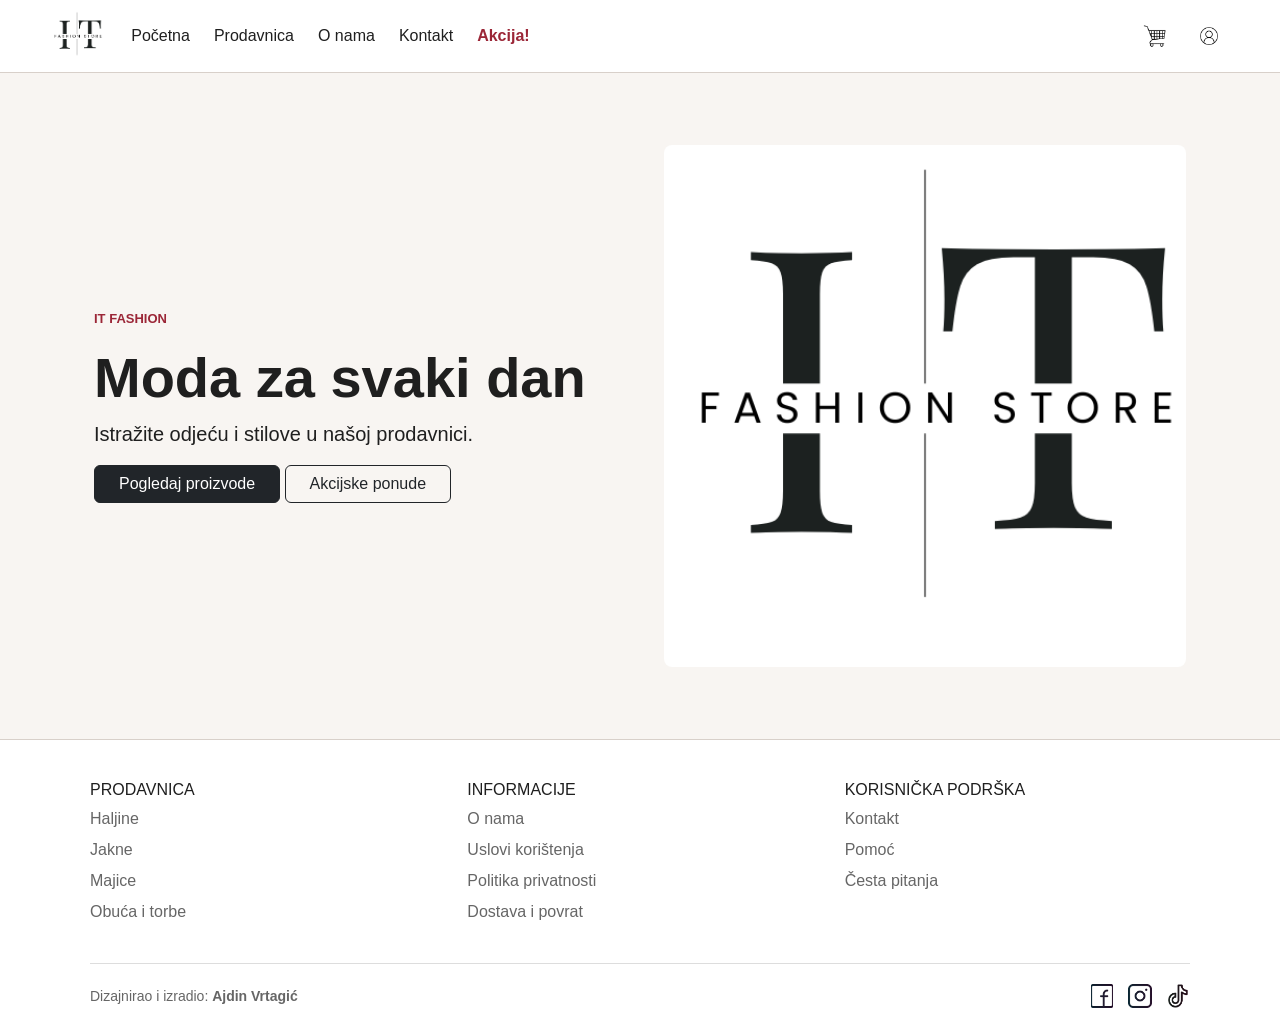
<file: index.html>
<!doctype html>
<html lang="bs">
  <head>
    <meta charset="utf-8" />
    <meta name="viewport" content="width=device-width, initial-scale=1" />
    <title>IT Fashion | Početna</title>
    <link href="https://cdn.jsdelivr.net/npm/bootstrap@5.3.3/dist/css/bootstrap.min.css" rel="stylesheet" />
    <link rel="stylesheet" href="css/style.css" />
  </head>
  <body>
    <header class="site-header">
      <div class="site-nav">
        <a class="brand-link" href="index.html"><img class="brand-logo" src="images/logo.png" alt="IT Fashion" /></a>
        <nav class="nav-links">
          <a href="index.html">Početna</a>
          <a href="products.html">Prodavnica</a>
          <a href="about.html">O nama</a>
          <a href="contact.html">Kontakt</a>
          <a class="sale-link" href="products.html">Akcija!</a>
        </nav>
        <div class="header-icons">
          <a href="checkout.html" onclick="openCart(); return false;"><img src="images/cart_logo.png" alt="Korpa" /></a>
          <a href="login.html"><img src="images/user_logo.png" alt="Prijava" /></a>
        </div>
      </div>
    </header>

    <main class="container-xl py-5">
      <div class="row align-items-center g-5 py-4">
        <div class="col-lg-6">
          <p class="eyebrow">IT Fashion</p>
          <h1 class="display-4 fw-bold">Moda za svaki dan</h1>
          <p class="lead">Istražite odjeću i stilove u našoj prodavnici.</p>
          <a class="btn btn-dark px-4" href="products.html"
            >Pogledaj proizvode</a
          >
          <a class="btn btn-outline-dark px-4" href="products.html"
            >Akcijske ponude</a
          >
        </div>
        <div class="col-lg-6">
          <img
            class="w-100 rounded-3"
            src="images/logo.png"
            alt="IT Fashion logo"
          />
        </div>
      </div>
    </main>
    <footer class="site-footer" id="footer">
      <div class="footer-content">
        <div class="footer-columns">
          <section>
            <h2>Prodavnica</h2>
            <ul><li><a href="products.html">Haljine</a></li><li><a href="products.html">Jakne</a></li><li><a href="products.html">Majice</a></li><li><a href="products.html">Obuća i torbe</a></li></ul>
          </section>
          <section>
            <h2>Informacije</h2>
            <ul><li><a href="about.html">O nama</a></li><li><a href="about.html#uslovi">Uslovi korištenja</a></li><li><a href="about.html#privatnost">Politika privatnosti</a></li><li><a href="about.html#dostava">Dostava i povrat</a></li></ul>
          </section>
          <section>
            <h2>Korisnička podrška</h2>
            <ul><li><a href="contact.html">Kontakt</a></li><li><a href="contact.html#pomoc">Pomoć</a></li><li><a href="contact.html#pitanja">Česta pitanja</a></li></ul>
          </section>
        </div>
        <div class="footer-bottom">
          <span>Dizajnirao i izradio: <strong>Ajdin Vrtagić</strong></span>
          <div class="social-links">
            <a href="https://www.facebook.com"><img src="images/facebook.png" alt="Facebook" /></a>
            <a href="https://www.instagram.com"><img src="images/instagram.png" alt="Instagram" /></a>
            <a href="https://www.tiktok.com"><img src="images/tiktok.png" alt="TikTok" /></a>
          </div>
        </div>
      </div>
    </footer>
    <script src="js/main.js"></script>
  </body>
</html>
</file>
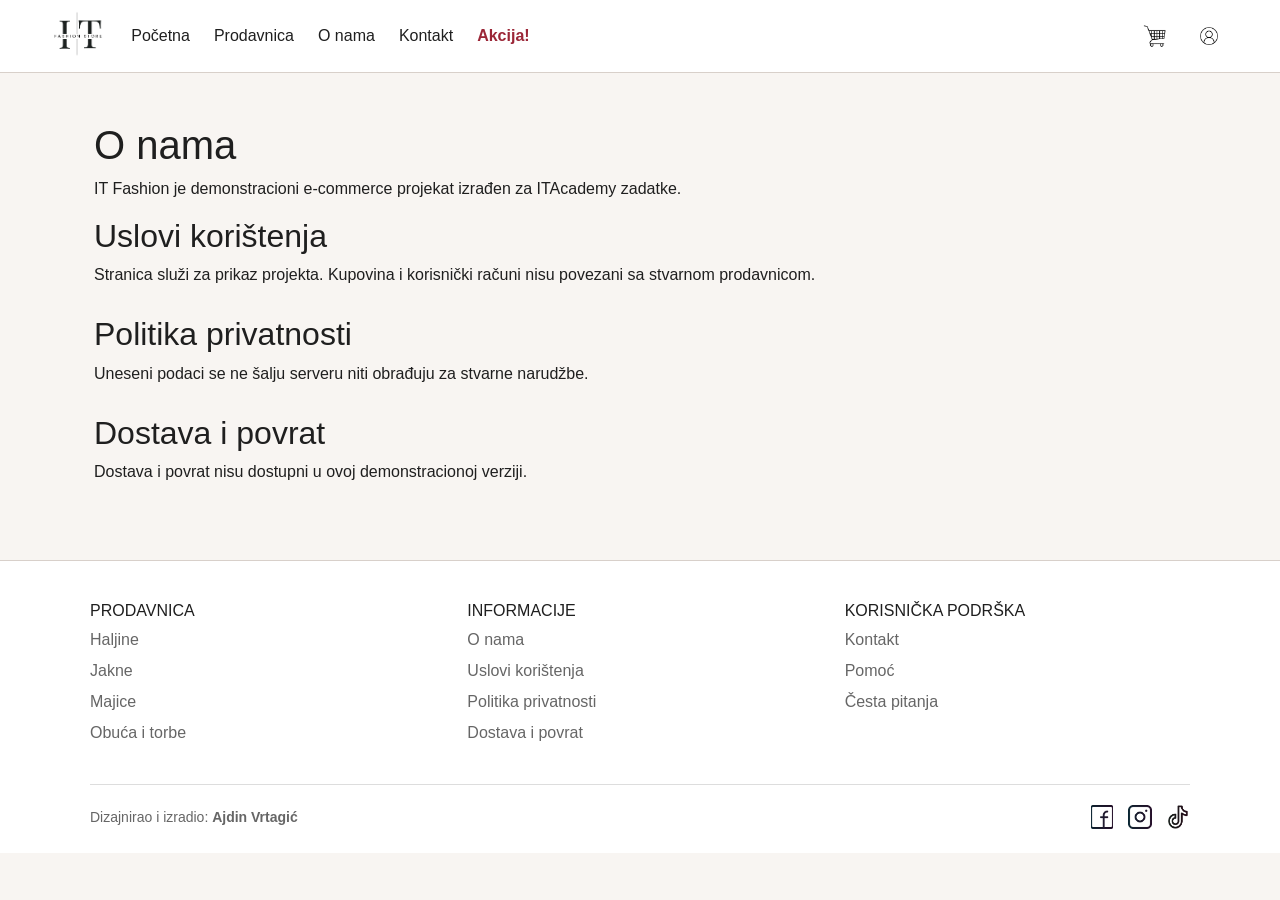
<file: about.html>
<!doctype html>
<html lang="bs">
  <head>
    <meta charset="utf-8" />
    <meta name="viewport" content="width=device-width, initial-scale=1" />
    <title>O nama | IT Fashion</title>
    <link href="https://cdn.jsdelivr.net/npm/bootstrap@5.3.3/dist/css/bootstrap.min.css" rel="stylesheet" />
    <link rel="stylesheet" href="css/style.css" />
  </head>
  <body>
    <header class="site-header">
      <div class="site-nav">
        <a class="brand-link" href="index.html"><img class="brand-logo" src="images/logo.png" alt="IT Fashion" /></a>
        <nav class="nav-links">
          <a href="index.html">Početna</a>
          <a href="products.html">Prodavnica</a>
          <a href="about.html">O nama</a>
          <a href="contact.html">Kontakt</a>
          <a class="sale-link" href="products.html">Akcija!</a>
        </nav>
        <div class="header-icons">
          <a href="checkout.html" onclick="openCart(); return false;"><img src="images/cart_logo.png" alt="Korpa" /></a>
          <a href="login.html"><img src="images/user_logo.png" alt="Prijava" /></a>
        </div>
      </div>
    </header>

    <main class="container-xl py-5">
      <h1>O nama</h1>
      <div class="col-lg-8">
        <p>
          IT Fashion je demonstracioni e-commerce projekat izrađen za ITAcademy
          zadatke.
        </p>
        <section id="uslovi">
          <h2>Uslovi korištenja</h2>
          <p>
            Stranica služi za prikaz projekta. Kupovina i korisnički računi nisu
            povezani sa stvarnom prodavnicom.
          </p>
        </section>
        <section id="privatnost">
          <h2>Politika privatnosti</h2>
          <p>
            Uneseni podaci se ne šalju serveru niti obrađuju za stvarne
            narudžbe.
          </p>
        </section>
        <section id="dostava">
          <h2>Dostava i povrat</h2>
          <p>Dostava i povrat nisu dostupni u ovoj demonstracionoj verziji.</p>
        </section>
      </div>
    </main>
    <footer class="site-footer" id="footer">
      <div class="footer-content">
        <div class="footer-columns">
          <section>
            <h2>Prodavnica</h2>
            <ul><li><a href="products.html">Haljine</a></li><li><a href="products.html">Jakne</a></li><li><a href="products.html">Majice</a></li><li><a href="products.html">Obuća i torbe</a></li></ul>
          </section>
          <section>
            <h2>Informacije</h2>
            <ul><li><a href="about.html">O nama</a></li><li><a href="about.html#uslovi">Uslovi korištenja</a></li><li><a href="about.html#privatnost">Politika privatnosti</a></li><li><a href="about.html#dostava">Dostava i povrat</a></li></ul>
          </section>
          <section>
            <h2>Korisnička podrška</h2>
            <ul><li><a href="contact.html">Kontakt</a></li><li><a href="contact.html#pomoc">Pomoć</a></li><li><a href="contact.html#pitanja">Česta pitanja</a></li></ul>
          </section>
        </div>
        <div class="footer-bottom">
          <span>Dizajnirao i izradio: <strong>Ajdin Vrtagić</strong></span>
          <div class="social-links">
            <a href="https://www.facebook.com"><img src="images/facebook.png" alt="Facebook" /></a>
            <a href="https://www.instagram.com"><img src="images/instagram.png" alt="Instagram" /></a>
            <a href="https://www.tiktok.com"><img src="images/tiktok.png" alt="TikTok" /></a>
          </div>
        </div>
      </div>
    </footer>
    <script src="js/main.js"></script>
  </body>
</html>
</file>
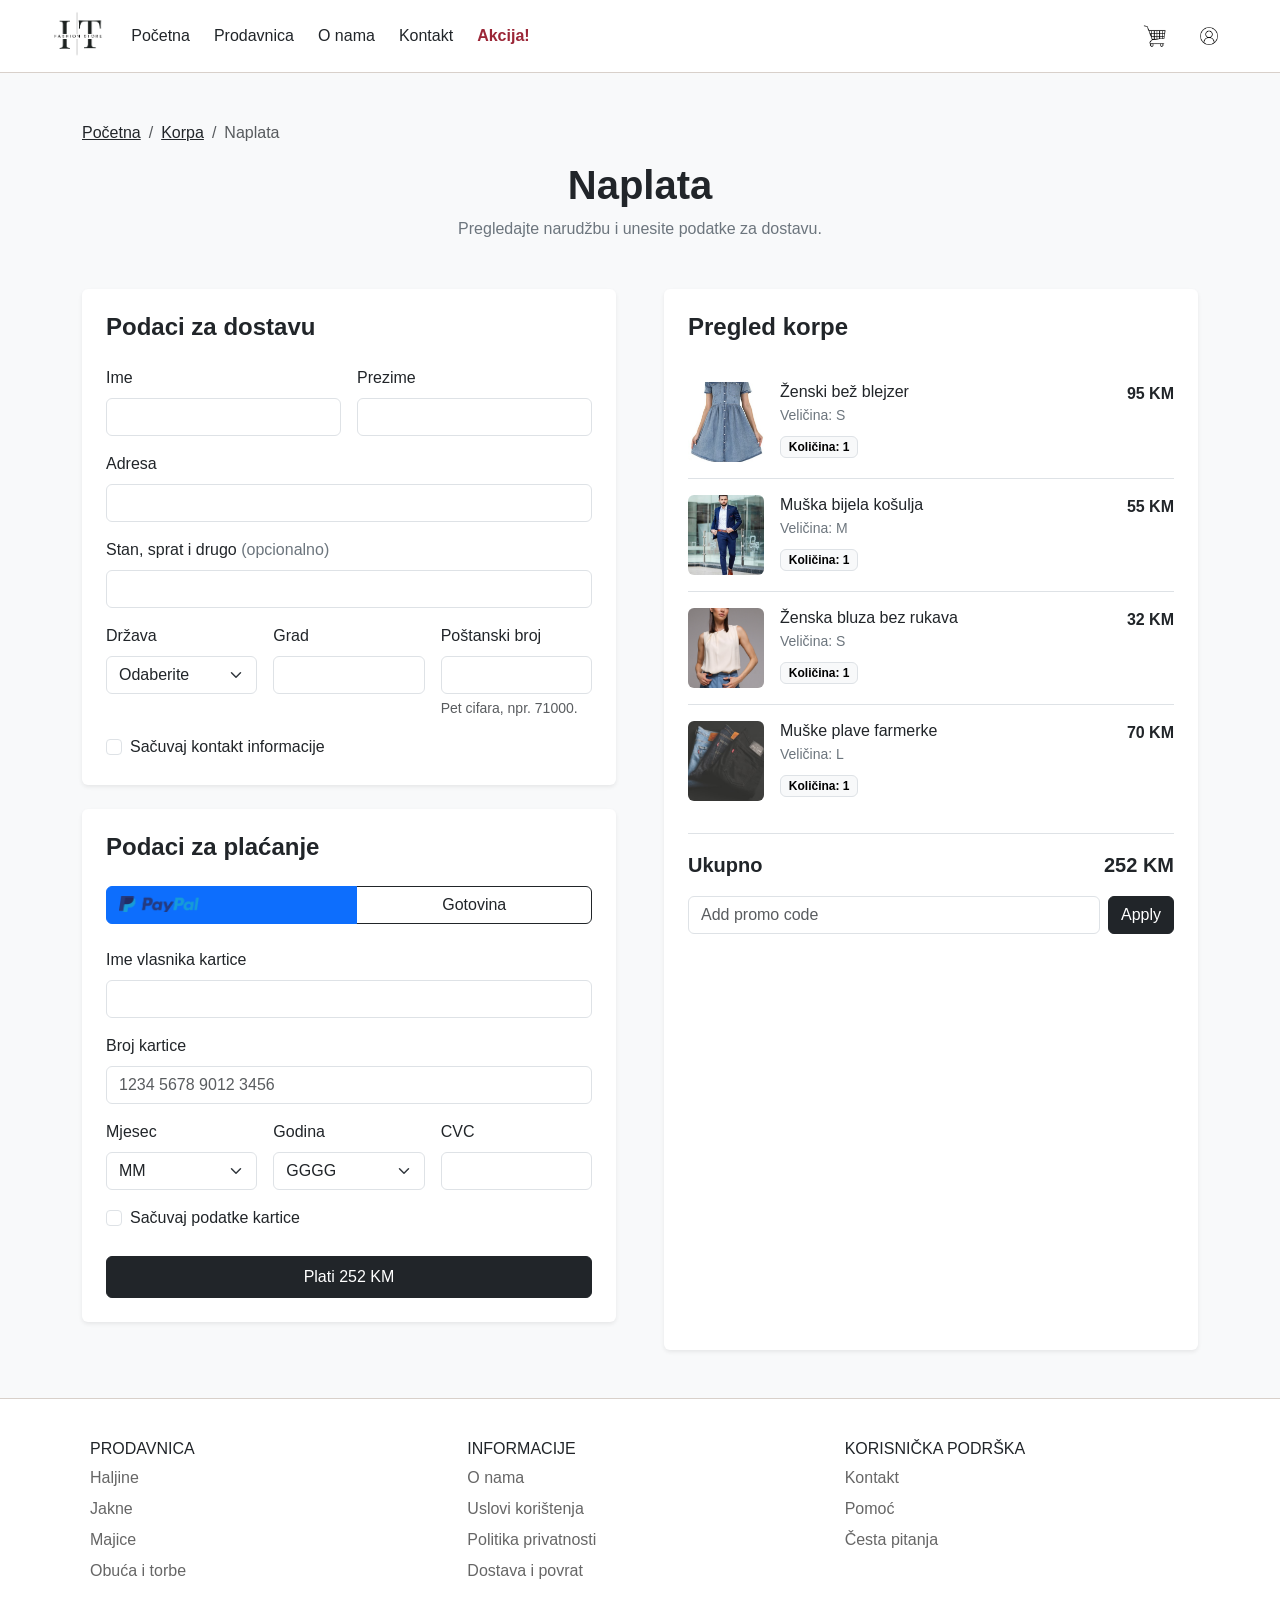
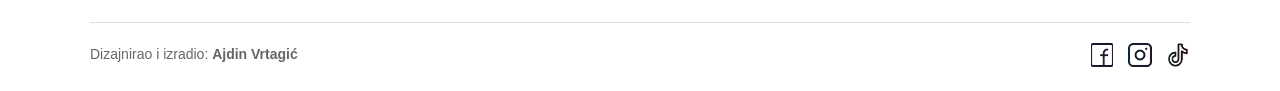
<file: checkout.html>
<!doctype html>
<html lang="bs">
  <head>
    <meta charset="utf-8" />
    <meta name="viewport" content="width=device-width, initial-scale=1" />
    <meta
      name="description"
      content="Sigurna i responzivna stranica za naplatu IT Fashion prodavnice."
    />
    <title>Naplata | IT Fashion</title>
    <link href="https://cdn.jsdelivr.net/npm/bootstrap@5.3.3/dist/css/bootstrap.min.css" rel="stylesheet" />
    <link rel="stylesheet" href="css/style.css" />
  </head>
  <body class="bg-body-tertiary text-dark">
    <header class="site-header">
      <div class="site-nav">
        <a class="brand-link" href="index.html"><img class="brand-logo" src="images/logo.png" alt="IT Fashion" /></a>
        <nav class="nav-links">
          <a href="index.html">Početna</a>
          <a href="products.html">Prodavnica</a>
          <a href="about.html">O nama</a>
          <a href="contact.html">Kontakt</a>
          <a class="sale-link" href="products.html">Akcija!</a>
        </nav>
        <div class="header-icons">
          <a href="checkout.html" onclick="openCart(); return false;"><img src="images/cart_logo.png" alt="Korpa" /></a>
          <a href="login.html"><img src="images/user_logo.png" alt="Prijava" /></a>
        </div>
      </div>
    </header>

    <main class="container py-4 py-lg-5">
      <nav>
        <ol class="breadcrumb small mb-3">
          <li class="breadcrumb-item"><a href="products.html">Početna</a></li>
          <li class="breadcrumb-item"><a href="checkout.html">Korpa</a></li>
          <li class="breadcrumb-item active">Naplata</li>
        </ol>
      </nav>
      <div class="text-center mb-4 mb-lg-5">
        <h1 class="display-6 fw-bold mb-2">Naplata</h1>
        <p class="text-secondary mb-0">
          Pregledajte narudžbu i unesite podatke za dostavu.
        </p>
      </div>

      <div class="row g-4 g-lg-5">
        <aside
          class="col-12 col-lg-6 order-lg-2"
         
        >
          <div class="card shadow-sm border-0 h-100">
            <div class="card-body p-3 p-sm-4">
              <h2 class="h4 fw-bold mb-4" id="summary-title">Pregled korpe</h2>
              <ul class="list-group list-group-flush mb-3">
                <li class="list-group-item px-0 py-3">
                  <div class="d-flex gap-3">
                    <img class="product-image rounded" src="images/photo-1591369822096-ffd140ec948f.jpg" alt="Ženski bež blejzer" />
                    <div class="flex-grow-1"><h3 class="h6 mb-1">Ženski bež blejzer</h3><p class="small text-secondary mb-2">Veličina: S</p><span class="badge text-bg-light border">Količina: 1</span></div>
                    <strong class="text-nowrap">95 KM</strong>
                  </div>
                </li>
                <li class="list-group-item px-0 py-3">
                  <div class="d-flex gap-3">
                    <img class="product-image rounded" src="images/photo-1617137968427-85924c800a22.jpg" alt="Muška bijela košulja" />
                    <div class="flex-grow-1"><h3 class="h6 mb-1">Muška bijela košulja</h3><p class="small text-secondary mb-2">Veličina: M</p><span class="badge text-bg-light border">Količina: 1</span></div>
                    <strong class="text-nowrap">55 KM</strong>
                  </div>
                </li>
                <li class="list-group-item px-0 py-3">
                  <div class="d-flex gap-3">
                    <img class="product-image rounded" src="images/product-blouse.jpg" alt="Ženska bluza bez rukava" />
                    <div class="flex-grow-1"><h3 class="h6 mb-1">Ženska bluza bez rukava</h3><p class="small text-secondary mb-2">Veličina: S</p><span class="badge text-bg-light border">Količina: 1</span></div>
                    <strong class="text-nowrap">32 KM</strong>
                  </div>
                </li>
                <li class="list-group-item px-0 py-3">
                  <div class="d-flex gap-3">
                    <img class="product-image rounded" src="images/photo-1542272604-787c3835535d.jpg" alt="Muške plave farmerke" />
                    <div class="flex-grow-1"><h3 class="h6 mb-1">Muške plave farmerke</h3><p class="small text-secondary mb-2">Veličina: L</p><span class="badge text-bg-light border">Količina: 1</span></div>
                    <strong class="text-nowrap">70 KM</strong>
                  </div>
                </li>
              </ul>
              <div
                class="d-flex justify-content-between border-top pt-3 fs-5 fw-bold"
              >
                <span>Ukupno</span><span>252 KM</span>
              </div>
              <form class="d-flex gap-2 mt-3" onsubmit="return false;">
                <input
                  class="form-control"
                  id="promo-input"
                  type="text"
                  placeholder="Add promo code"
                />
                <button
                  class="btn btn-dark"
                  type="button"
                  onclick="validateAndNotify()"
                >
                  Apply
                </button>
              </form>
            </div>
          </div>
        </aside>

        <section
          class="col-12 col-lg-6 order-lg-1"
         
        >
          <form class="" id="checkout-form">
            <div class="card shadow-sm border-0 mb-4">
              <div class="card-body p-3 p-sm-4">
                <h2 class="h4 fw-bold mb-4" id="shipping-title">
                  Podaci za dostavu
                </h2>
                <div class="row g-3">
                  <div class="col-12 col-sm-6">
                    <label class="form-label" for="first-name">Ime</label
                    ><input
                      class="form-control"
                      id="first-name"
                      name="first-name"
                      type="text"
                      autocomplete="given-name"
                      required
                    />
                    <div class="invalid-feedback">Unesite ime.</div>
                  </div>
                  <div class="col-12 col-sm-6">
                    <label class="form-label" for="last-name">Prezime</label
                    ><input
                      class="form-control"
                      id="last-name"
                      name="last-name"
                      type="text"
                      autocomplete="family-name"
                      required
                    />
                    <div class="invalid-feedback">Unesite prezime.</div>
                  </div>
                  <div class="col-12">
                    <label class="form-label" for="address">Adresa</label
                    ><input
                      class="form-control"
                      id="address"
                      name="address"
                      type="text"
                      autocomplete="street-address"
                      required
                    />
                    <div class="invalid-feedback">Unesite adresu.</div>
                  </div>
                  <div class="col-12">
                    <label class="form-label" for="apartment"
                      >Stan, sprat i drugo
                      <span class="text-secondary">(opcionalno)</span></label
                    ><input
                      class="form-control"
                      id="apartment"
                      name="apartment"
                      type="text"
                      autocomplete="address-line2"
                    />
                  </div>
                  <div class="col-12 col-sm-4">
                    <label class="form-label" for="country">Država</label
                    ><select
                      class="form-select"
                      id="country"
                      name="country"
                      autocomplete="country-name"
                      required
                    >
                      <option value="">Odaberite</option>
                      <option>Bosna i Hercegovina</option>
                      <option>Hrvatska</option>
                      <option>Srbija</option>
                    </select>
                    <div class="invalid-feedback">Odaberite državu.</div>
                  </div>
                  <div class="col-12 col-sm-4">
                    <label class="form-label" for="city">Grad</label
                    ><input
                      class="form-control"
                      id="city"
                      name="city"
                      type="text"
                      autocomplete="address-level2"
                      required
                    />
                    <div class="invalid-feedback">Unesite grad.</div>
                  </div>
                  <div class="col-12 col-sm-4">
                    <label class="form-label" for="zip-code"
                      >Poštanski broj</label
                    ><input
                      class="form-control"
                      id="zip-code"
                      name="zip-code"
                      type="text"
                      inputmode="numeric"
                      autocomplete="postal-code"
                      pattern="[0-9]{5}"
                      required
                     
                    />
                    <div id="zip-help" class="form-text">
                      Pet cifara, npr. 71000.
                    </div>
                    <div class="invalid-feedback">
                      Unesite poštanski broj od pet cifara.
                    </div>
                  </div>
                  <div class="col-12">
                    <div class="form-check">
                      <input
                        class="form-check-input"
                        id="save-contact"
                        name="save-contact"
                        type="checkbox"
                      /><label class="form-check-label" for="save-contact"
                        >Sačuvaj kontakt informacije</label
                      >
                    </div>
                  </div>
                </div>
              </div>
            </div>
            <div class="card shadow-sm border-0">
              <div class="card-body p-3 p-sm-4">
                <h2 class="h4 fw-bold mb-4">Podaci za plaćanje</h2>
                <fieldset class="mb-4">
                  <legend class="visually-hidden">
                    Odaberite način plaćanja
                  </legend>
                  <div
                    class="btn-group w-100"
                   
                   
                  >
                    <input
                      class="btn-check"
                      type="radio"
                      name="payment-method"
                      id="paypal"
                      checked
                    /><label class="btn btn-outline-primary" for="paypal"
                      ><img
                        class="paypal-logo"
                        src="images/paypal.png"
                        alt="PayPal" /></label
                    ><input
                      class="btn-check"
                      type="radio"
                      name="payment-method"
                      id="cash"
                    /><label class="btn btn-outline-dark" for="cash"
                      >Gotovina</label
                    >
                  </div>
                </fieldset>
                <div class="row g-3">
                  <div class="col-12">
                    <label class="form-label" for="card-holder"
                      >Ime vlasnika kartice</label
                    ><input
                      class="form-control"
                      id="card-holder"
                      name="card-holder"
                      type="text"
                      autocomplete="cc-name"
                      required
                    />
                    <div class="invalid-feedback">
                      Unesite ime vlasnika kartice.
                    </div>
                  </div>
                  <div class="col-12">
                    <label class="form-label" for="card-number"
                      >Broj kartice</label
                    ><input
                      class="form-control"
                      id="card-number"
                      name="card-number"
                      type="text"
                      inputmode="numeric"
                      autocomplete="cc-number"
                      pattern="[0-9 ]{15,19}"
                      placeholder="1234 5678 9012 3456"
                      required
                    />
                    <div class="invalid-feedback">
                      Unesite važeći broj kartice.
                    </div>
                  </div>
                  <div class="col-12 col-sm-4">
                    <label class="form-label" for="expiry-month">Mjesec</label
                    ><select
                      class="form-select"
                      id="expiry-month"
                      name="expiry-month"
                      autocomplete="cc-exp-month"
                      required
                    >
                      <option value="">MM</option>
                      <option value="01">01</option>
                      <option value="02">02</option>
                      <option value="03">03</option>
                      <option value="04">04</option>
                      <option value="05">05</option>
                      <option value="06">06</option>
                      <option value="07">07</option>
                      <option value="08">08</option>
                      <option value="09">09</option>
                      <option value="10">10</option>
                      <option value="11">11</option>
                      <option value="12">12</option>
                    </select>
                    <div class="invalid-feedback">Odaberite mjesec.</div>
                  </div>
                  <div class="col-12 col-sm-4">
                    <label class="form-label" for="expiry-year">Godina</label
                    ><select
                      class="form-select"
                      id="expiry-year"
                      name="expiry-year"
                      autocomplete="cc-exp-year"
                      required
                    >
                      <option value="">GGGG</option>
                      <option>2026</option>
                      <option>2027</option>
                      <option>2028</option>
                      <option>2029</option>
                      <option>2030</option>
                    </select>
                    <div class="invalid-feedback">Odaberite godinu.</div>
                  </div>
                  <div class="col-12 col-sm-4">
                    <label class="form-label" for="cvc">CVC</label
                    ><input
                      class="form-control"
                      id="cvc"
                      name="cvc"
                      type="text"
                      inputmode="numeric"
                      autocomplete="cc-csc"
                      pattern="[0-9]{3,4}"
                      maxlength="4"
                      required
                    />
                    <div class="invalid-feedback">Unesite CVC kod.</div>
                  </div>
                  <div class="col-12">
                    <div class="form-check">
                      <input
                        class="form-check-input"
                        id="save-card"
                        name="save-card"
                        type="checkbox"
                      /><label class="form-check-label" for="save-card"
                        >Sačuvaj podatke kartice</label
                      >
                    </div>
                  </div>
                </div>
                <div
                  id="form-status"
                  class="visually-hidden"
                 
                 
                ></div>
                <button class="btn btn-dark w-100 mt-4 py-2" type="submit">
                  Plati 252 KM
                </button>
              </div>
            </div>
          </form>
        </section>
      </div>
    </main>

    <footer class="site-footer" id="footer">
      <div class="footer-content">
        <div class="footer-columns">
          <section>
            <h2>Prodavnica</h2>
            <ul><li><a href="products.html">Haljine</a></li><li><a href="products.html">Jakne</a></li><li><a href="products.html">Majice</a></li><li><a href="products.html">Obuća i torbe</a></li></ul>
          </section>
          <section>
            <h2>Informacije</h2>
            <ul><li><a href="about.html">O nama</a></li><li><a href="about.html#uslovi">Uslovi korištenja</a></li><li><a href="about.html#privatnost">Politika privatnosti</a></li><li><a href="about.html#dostava">Dostava i povrat</a></li></ul>
          </section>
          <section>
            <h2>Korisnička podrška</h2>
            <ul><li><a href="contact.html">Kontakt</a></li><li><a href="contact.html#pomoc">Pomoć</a></li><li><a href="contact.html#pitanja">Česta pitanja</a></li></ul>
          </section>
        </div>
        <div class="footer-bottom">
          <span>Dizajnirao i izradio: <strong>Ajdin Vrtagić</strong></span>
          <div class="social-links">
            <a href="https://www.facebook.com"><img src="images/facebook.png" alt="Facebook" /></a>
            <a href="https://www.instagram.com"><img src="images/instagram.png" alt="Instagram" /></a>
            <a href="https://www.tiktok.com"><img src="images/tiktok.png" alt="TikTok" /></a>
          </div>
        </div>
      </div>
    </footer>
    <script src="js/main.js"></script>
  </body>
</html>
</file>
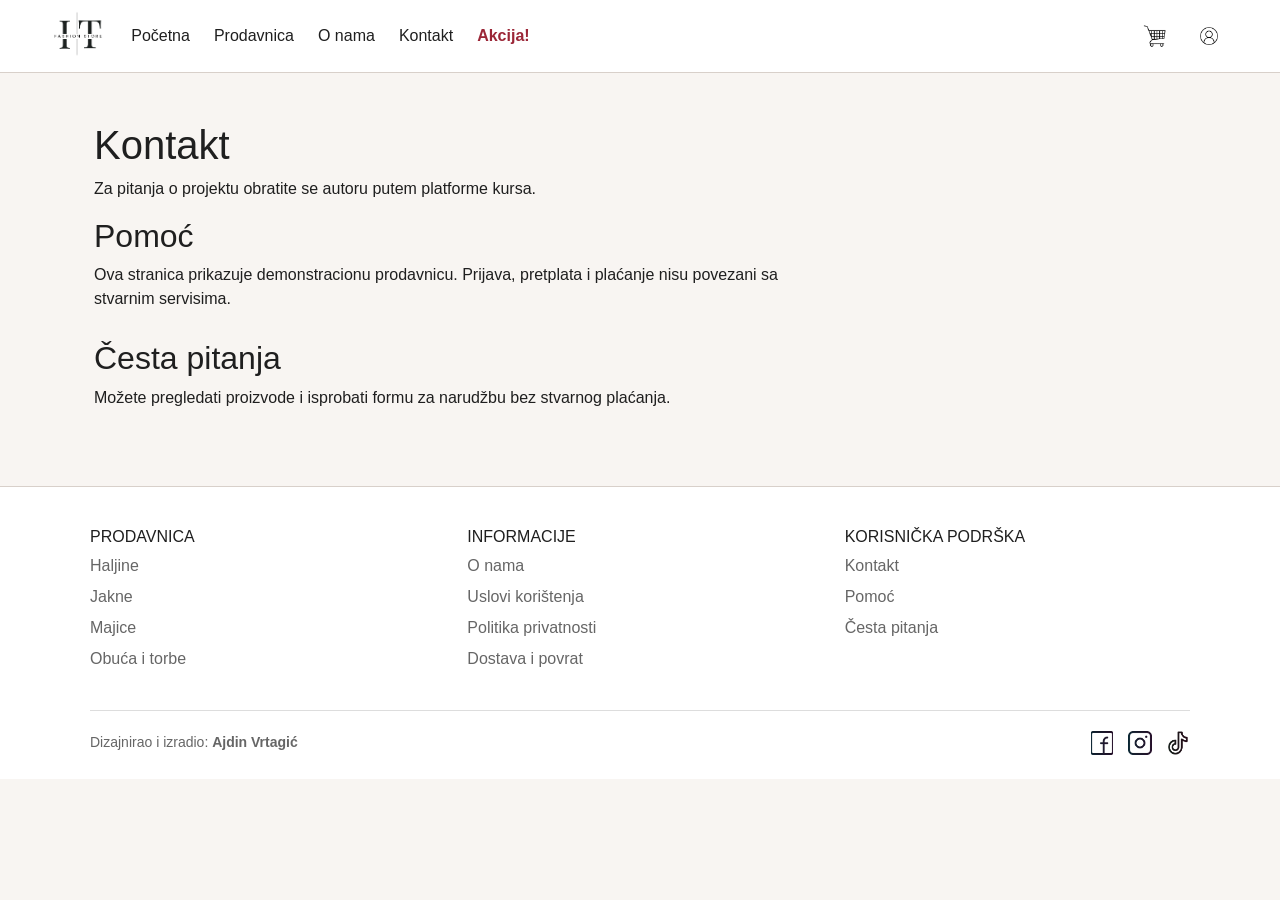
<file: contact.html>
<!doctype html>
<html lang="bs">
  <head>
    <meta charset="utf-8" />
    <meta name="viewport" content="width=device-width, initial-scale=1" />
    <title>Kontakt | IT Fashion</title>
    <link href="https://cdn.jsdelivr.net/npm/bootstrap@5.3.3/dist/css/bootstrap.min.css" rel="stylesheet" />
    <link rel="stylesheet" href="css/style.css" />
  </head>
  <body>
    <header class="site-header">
      <div class="site-nav">
        <a class="brand-link" href="index.html"><img class="brand-logo" src="images/logo.png" alt="IT Fashion" /></a>
        <nav class="nav-links">
          <a href="index.html">Početna</a>
          <a href="products.html">Prodavnica</a>
          <a href="about.html">O nama</a>
          <a href="contact.html">Kontakt</a>
          <a class="sale-link" href="products.html">Akcija!</a>
        </nav>
        <div class="header-icons">
          <a href="checkout.html" onclick="openCart(); return false;"><img src="images/cart_logo.png" alt="Korpa" /></a>
          <a href="login.html"><img src="images/user_logo.png" alt="Prijava" /></a>
        </div>
      </div>
    </header>

    <main class="container-xl py-5">
      <h1>Kontakt</h1>
      <div class="col-lg-8">
        <p>Za pitanja o projektu obratite se autoru putem platforme kursa.</p>
        <section id="pomoc">
          <h2>Pomoć</h2>
          <p>
            Ova stranica prikazuje demonstracionu prodavnicu. Prijava, pretplata
            i plaćanje nisu povezani sa stvarnim servisima.
          </p>
        </section>
        <section id="pitanja">
          <h2>Česta pitanja</h2>
          <p>
            Možete pregledati proizvode i isprobati formu za narudžbu bez
            stvarnog plaćanja.
          </p>
        </section>
      </div>
    </main>
    <footer class="site-footer" id="footer">
      <div class="footer-content">
        <div class="footer-columns">
          <section>
            <h2>Prodavnica</h2>
            <ul><li><a href="products.html">Haljine</a></li><li><a href="products.html">Jakne</a></li><li><a href="products.html">Majice</a></li><li><a href="products.html">Obuća i torbe</a></li></ul>
          </section>
          <section>
            <h2>Informacije</h2>
            <ul><li><a href="about.html">O nama</a></li><li><a href="about.html#uslovi">Uslovi korištenja</a></li><li><a href="about.html#privatnost">Politika privatnosti</a></li><li><a href="about.html#dostava">Dostava i povrat</a></li></ul>
          </section>
          <section>
            <h2>Korisnička podrška</h2>
            <ul><li><a href="contact.html">Kontakt</a></li><li><a href="contact.html#pomoc">Pomoć</a></li><li><a href="contact.html#pitanja">Česta pitanja</a></li></ul>
          </section>
        </div>
        <div class="footer-bottom">
          <span>Dizajnirao i izradio: <strong>Ajdin Vrtagić</strong></span>
          <div class="social-links">
            <a href="https://www.facebook.com"><img src="images/facebook.png" alt="Facebook" /></a>
            <a href="https://www.instagram.com"><img src="images/instagram.png" alt="Instagram" /></a>
            <a href="https://www.tiktok.com"><img src="images/tiktok.png" alt="TikTok" /></a>
          </div>
        </div>
      </div>
    </footer>
    <script src="js/main.js"></script>
  </body>
</html>
</file>
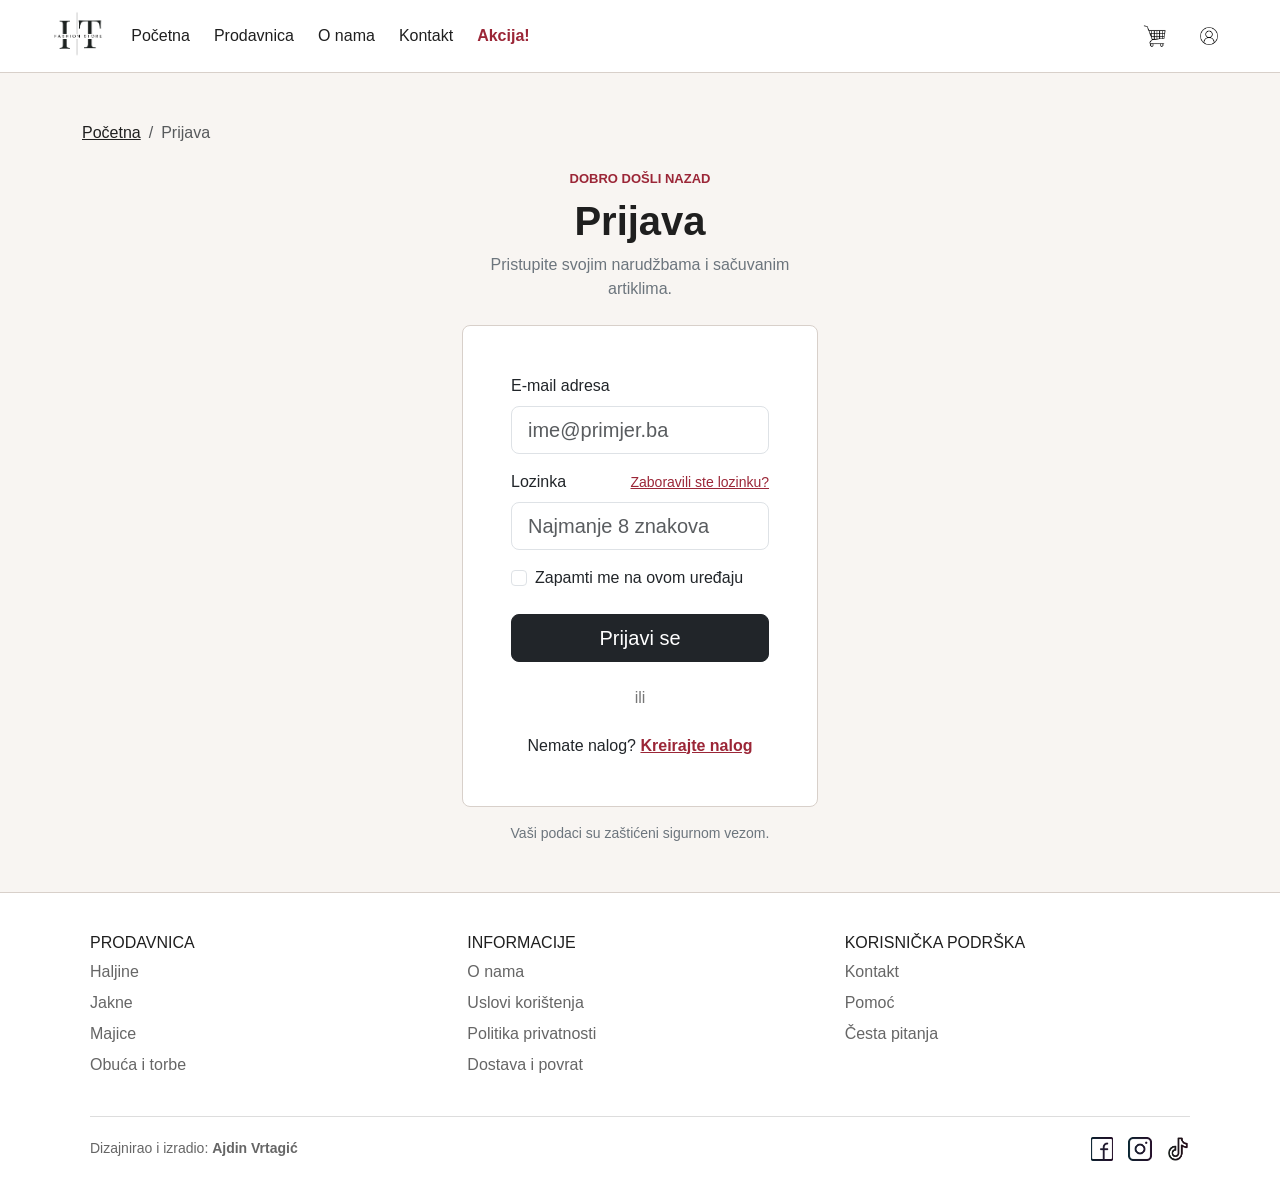
<file: login.html>
<!doctype html>
<html lang="bs">
  <head>
    <meta charset="utf-8" />
    <meta name="viewport" content="width=device-width, initial-scale=1" />
    <meta
      name="description"
      content="Prijava u korisnički račun IT Fashion prodavnice."
    />
    <meta name="theme-color" content="#f7f3ef" />
    <title>Prijava | IT Fashion</title>
    <link href="https://cdn.jsdelivr.net/npm/bootstrap@5.3.3/dist/css/bootstrap.min.css" rel="stylesheet" />
    <link rel="stylesheet" href="css/style.css" />
  </head>
  <body>

    <header class="site-header">
      <div class="site-nav">
        <a class="brand-link" href="index.html"><img class="brand-logo" src="images/logo.png" alt="IT Fashion" /></a>
        <nav class="nav-links">
          <a href="index.html">Početna</a>
          <a href="products.html">Prodavnica</a>
          <a href="about.html">O nama</a>
          <a href="contact.html">Kontakt</a>
          <a class="sale-link" href="products.html">Akcija!</a>
        </nav>
        <div class="header-icons">
          <a href="checkout.html" onclick="openCart(); return false;"><img src="images/cart_logo.png" alt="Korpa" /></a>
          <a href="login.html"><img src="images/user_logo.png" alt="Prijava" /></a>
        </div>
      </div>
    </header>

    <main class="login-main">
      <div class="container-xl py-4 py-md-5">
        <nav>
          <ol class="breadcrumb small mb-4">
            <li class="breadcrumb-item"><a href="products.html">Početna</a></li>
            <li class="breadcrumb-item active">Prijava</li>
          </ol>
        </nav>

        <div class="row justify-content-center">
          <div class="col-12 col-md-6 col-lg-4">
            <header class="text-center mb-4">
              <p class="eyebrow mb-2">Dobro došli nazad</p>
              <h1 class="display-6 fw-semibold mb-2">Prijava</h1>
              <p class="text-secondary mb-0">
                Pristupite svojim narudžbama i sačuvanim artiklima.
              </p>
            </header>

            <form
              class="card login-card"
              id="login-form"
              onsubmit="event.preventDefault(); console.log(login());"
            >
              <div class="card-body p-4 p-sm-5">
                <div class="mb-3">
                  <label class="form-label" for="email">E-mail adresa</label>
                  <input
                    class="form-control form-control-lg"
                    id="email"
                    name="email"
                      type="text"
                    inputmode="email"
                    autocomplete="email"
                    placeholder="ime@primjer.ba"
                    required
                   
                  />
                  <div class="invalid-feedback" id="email-feedback">
                    Unesite ispravnu e-mail adresu.
                  </div>
                </div>

                <div class="mb-3">
                  <div
                    class="d-flex justify-content-between align-items-baseline gap-3"
                  >
                    <label class="form-label" for="password">Lozinka</label>
                    <a class="text-link small" href="contact.html#pomoc"
                      >Zaboravili ste lozinku?</a
                    >
                  </div>
                  <div class="input-group has-validation">
                    <input
                      class="form-control form-control-lg"
                      id="password"
                      name="password"
                      type="password"
                      autocomplete="current-password"
                      placeholder="Najmanje 8 znakova"
                      required
                     
                    />
                    <div class="invalid-feedback" id="password-feedback">
                      Lozinka mora imati najmanje 8 znakova.
                    </div>
                  </div>
                </div>

                <div class="form-check mb-4">
                  <input
                    class="form-check-input"
                    id="remember"
                    name="remember"
                    type="checkbox"
                  />
                  <label class="form-check-label" for="remember"
                    >Zapamti me na ovom uređaju</label
                  >
                </div>
                <button class="btn btn-dark btn-lg w-100" type="submit">
                  Prijavi se
                </button>

                <div class="divider my-4">
                  <span>ili</span>
                </div>
                <p class="text-center mb-0">
                  Nemate nalog?
                  <a class="text-link fw-semibold" href="contact.html#pomoc"
                    >Kreirajte nalog</a
                  >
                </p>
              </div>
            </form>

            <p class="secure-note text-center small text-secondary mt-3 mb-0">
              
              Vaši podaci su zaštićeni sigurnom vezom.
            </p>
          </div>
        </div>
      </div>
    </main>

    <footer class="site-footer" id="footer">
      <div class="footer-content">
        <div class="footer-columns">
          <section>
            <h2>Prodavnica</h2>
            <ul><li><a href="products.html">Haljine</a></li><li><a href="products.html">Jakne</a></li><li><a href="products.html">Majice</a></li><li><a href="products.html">Obuća i torbe</a></li></ul>
          </section>
          <section>
            <h2>Informacije</h2>
            <ul><li><a href="about.html">O nama</a></li><li><a href="about.html#uslovi">Uslovi korištenja</a></li><li><a href="about.html#privatnost">Politika privatnosti</a></li><li><a href="about.html#dostava">Dostava i povrat</a></li></ul>
          </section>
          <section>
            <h2>Korisnička podrška</h2>
            <ul><li><a href="contact.html">Kontakt</a></li><li><a href="contact.html#pomoc">Pomoć</a></li><li><a href="contact.html#pitanja">Česta pitanja</a></li></ul>
          </section>
        </div>
        <div class="footer-bottom">
          <span>Dizajnirao i izradio: <strong>Ajdin Vrtagić</strong></span>
          <div class="social-links">
            <a href="https://www.facebook.com"><img src="images/facebook.png" alt="Facebook" /></a>
            <a href="https://www.instagram.com"><img src="images/instagram.png" alt="Instagram" /></a>
            <a href="https://www.tiktok.com"><img src="images/tiktok.png" alt="TikTok" /></a>
          </div>
        </div>
      </div>
    </footer>
    <script src="js/main.js"></script>
  </body>
</html>
</file>
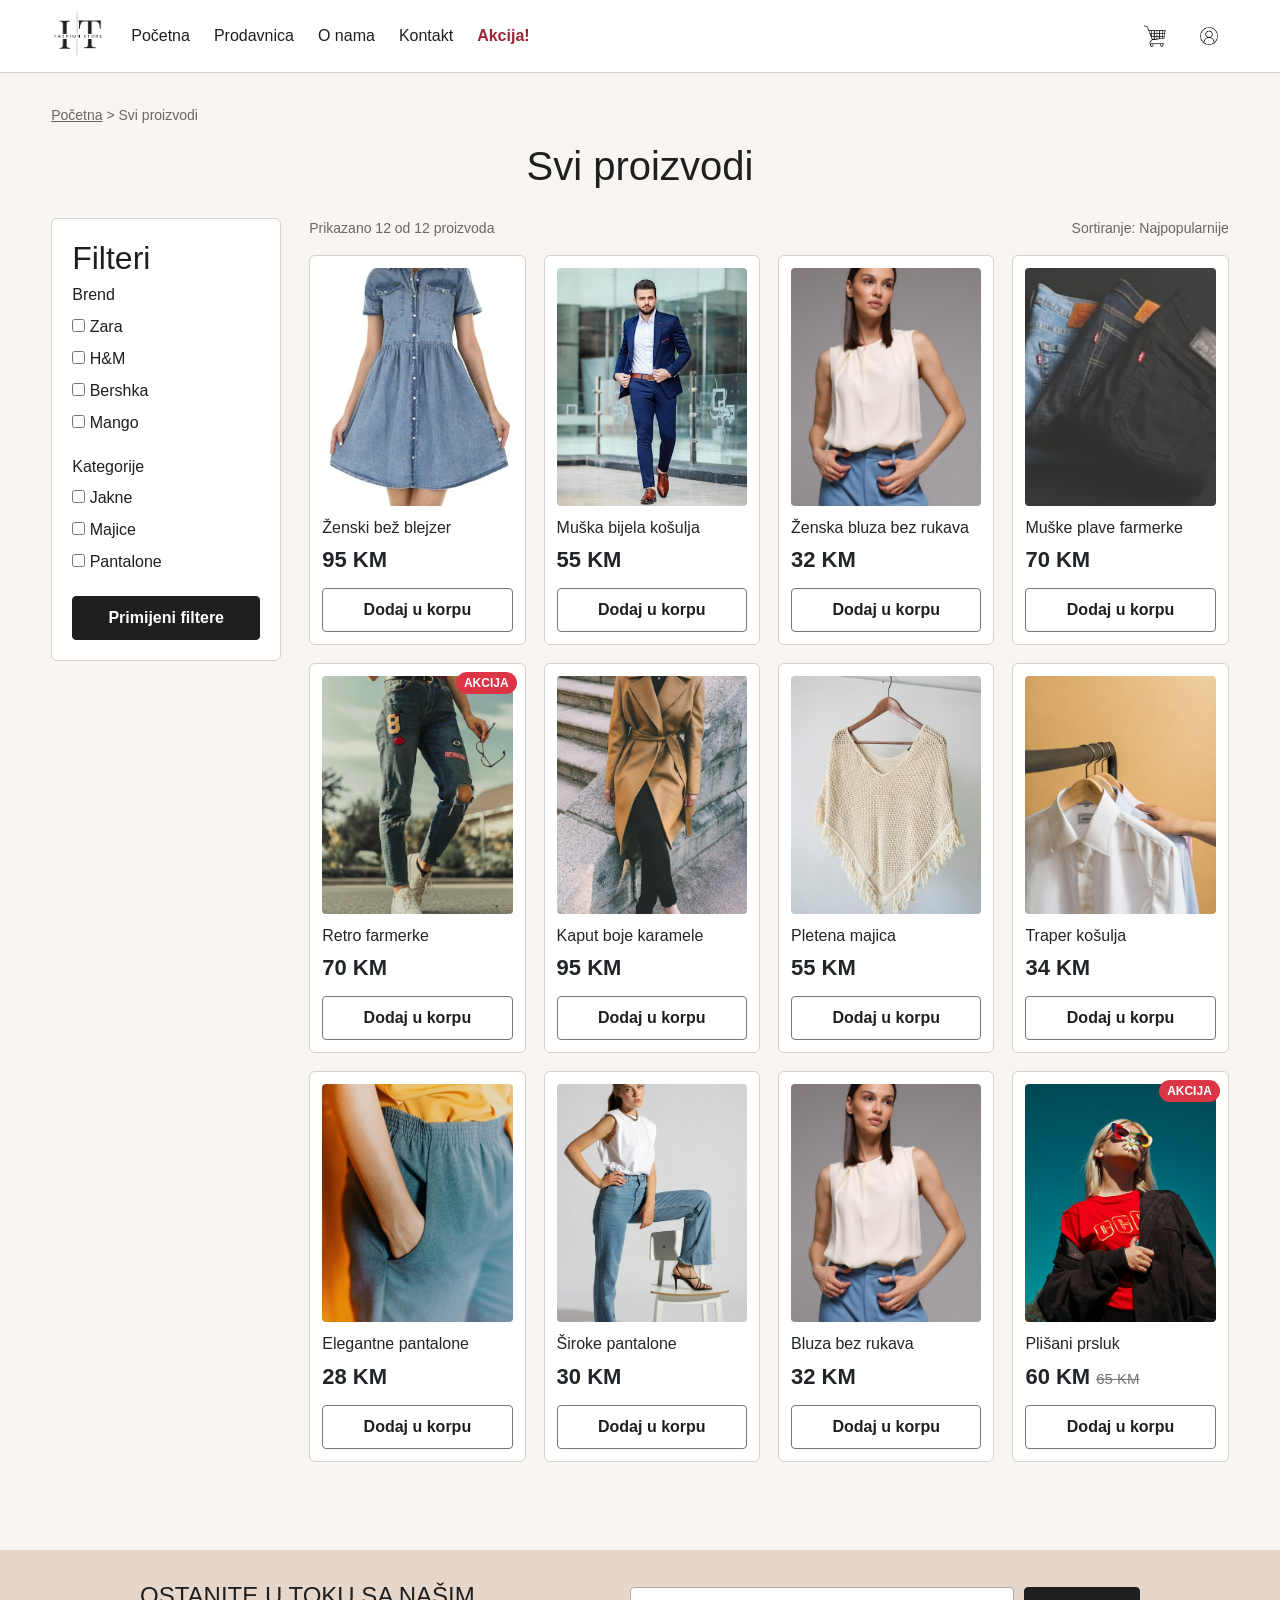
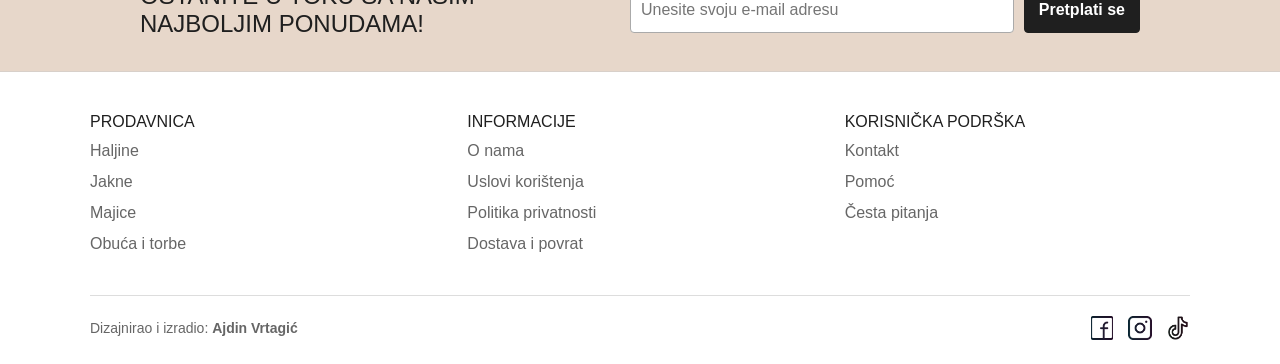
<file: products.html>
<!doctype html>
<html lang="bs">
  <head>
    <meta charset="UTF-8" />
    <meta name="viewport" content="width=device-width, initial-scale=1.0" />
    <title>Svi proizvodi</title>
    <link href="https://cdn.jsdelivr.net/npm/bootstrap@5.3.3/dist/css/bootstrap.min.css" rel="stylesheet" />
    <link rel="stylesheet" href="css/style.css" />
  </head>
  <body class="products-page">
    <header class="site-header">
      <div class="site-nav">
        <a class="brand-link" href="index.html"><img class="brand-logo" src="images/logo.png" alt="IT Fashion" /></a>
        <nav class="nav-links">
          <a href="index.html">Početna</a>
          <a href="products.html">Prodavnica</a>
          <a href="about.html">O nama</a>
          <a href="contact.html">Kontakt</a>
          <a class="sale-link" href="products.html">Akcija!</a>
        </nav>
        <div class="header-icons">
          <a href="checkout.html" onclick="openCart(); return false;"><img src="images/cart_logo.png" alt="Korpa" /></a>
          <a href="login.html"><img src="images/user_logo.png" alt="Prijava" /></a>
        </div>
      </div>
    </header>

    <main class="page-shell">
      <nav class="breadcrumbs">
        <a href="index.html">Početna</a> &gt; Svi proizvodi
      </nav>
      <h1 class="page-title">Svi proizvodi</h1>
      <div class="products-layout">
        <aside class="filter-panel">
          <h2>Filteri</h2>
          <div class="filter-group">
            <h3>Brend</h3>
            <label><input type="checkbox" value="zara" /> Zara</label>
            <label><input type="checkbox" value="hm" /> H&amp;M</label>
            <label><input type="checkbox" value="bershka" /> Bershka</label>
            <label><input type="checkbox" value="mango" /> Mango</label>
          </div>
          <div class="filter-group">
            <h3>Kategorije</h3>
            <label><input type="checkbox" value="jakne" /> Jakne</label>
            <label><input type="checkbox" value="majice" /> Majice</label>
            <label><input type="checkbox" value="pantalone" /> Pantalone</label>
          </div>
          <button
           
            class="primary-button full-button"
            type="button"
          >
            Primijeni filtere
          </button>
        </aside>
        <section>
          <div class="products-toolbar">
            <span>Prikazano 12 od 12 proizvoda</span>
            <span>Sortiranje: Najpopularnije</span>
          </div>
          <div class="product-grid">
            <article class="card">
              <img
                src="images/photo-1591369822096-ffd140ec948f.jpg"
                alt="Ženski bež blejzer"
              />
              <h3>Ženski bež blejzer</h3>
              <p class="price">95 KM</p>
              <button
                class="secondary-button full-button"
                type="button"
                onclick="dodajNaIznos(95)"
              >
                Dodaj u korpu
              </button>
            </article>

            <article class="card">
              <img
                src="images/photo-1617137968427-85924c800a22.jpg"
                alt="Muška bijela košulja"
              />
              <h3>Muška bijela košulja</h3>
              <p class="price">55 KM</p>
              <button
                class="secondary-button full-button"
                type="button"
                onclick="dodajNaIznos(55)"
              >
                Dodaj u korpu
              </button>
            </article>

            <article class="card">
              <img
                src="images/product-blouse.jpg"
                alt="Ženska bluza bez rukava"
              />
              <h3>Ženska bluza bez rukava</h3>
              <p class="price">32 KM</p>
              <button
                class="secondary-button full-button"
                type="button"
                onclick="dodajNaIznos(32)"
              >
                Dodaj u korpu
              </button>
            </article>

            <article class="card">
              <img
                src="images/photo-1542272604-787c3835535d.jpg"
                alt="Muške plave farmerke"
              />
              <h3>Muške plave farmerke</h3>
              <p class="price">70 KM</p>
              <button
                class="secondary-button full-button"
                type="button"
                onclick="dodajNaIznos(70)"
              >
                Dodaj u korpu
              </button>
            </article>

            <article class="card">
              <span class="badge">AKCIJA</span>
              <img
                src="images/photo-1541099649105-f69ad21f3246.jpg"
                alt="Retro farmerke"
              />
              <h3>Retro farmerke</h3>
              <p class="price">70 KM</p>
              <button
                class="secondary-button full-button"
                type="button"
                onclick="dodajNaIznos(70)"
              >
                Dodaj u korpu
              </button>
            </article>

            <article class="card">
              <img
                src="images/photo-1539533018447-63fcce2678e3.jpg"
                alt="Kaput boje karamele"
              />
              <h3>Kaput boje karamele</h3>
              <p class="price">95 KM</p>
              <button
                class="secondary-button full-button"
                type="button"
                onclick="dodajNaIznos(95)"
              >
                Dodaj u korpu
              </button>
            </article>

            <article class="card">
              <img
                src="images/photo-1434389677669-e08b4cac3105.jpg"
                alt="Pletena majica"
              />
              <h3>Pletena majica</h3>
              <p class="price">55 KM</p>
              <button
                class="secondary-button full-button"
                type="button"
                onclick="dodajNaIznos(55)"
              >
                Dodaj u korpu
              </button>
            </article>

            <article class="card">
              <img
                src="images/photo-1603252109303-2751441dd157.jpg"
                alt="Traper košulja"
              />
              <h3>Traper košulja</h3>
              <p class="price">34 KM</p>
              <button
                class="secondary-button full-button"
                type="button"
                onclick="dodajNaIznos(34)"
              >
                Dodaj u korpu
              </button>
            </article>

            <article class="card">
              <img
                src="images/photo-1506629082955-511b1aa562c8.jpg"
                alt="Elegantne pantalone"
              />
              <h3>Elegantne pantalone</h3>
              <p class="price">28 KM</p>
              <button
                class="secondary-button full-button"
                type="button"
                onclick="dodajNaIznos(28)"
              >
                Dodaj u korpu
              </button>
            </article>

            <article class="card">
              <img
                src="images/photo-1598554747436-c9293d6a588f.jpg"
                alt="Široke pantalone"
              />
              <h3>Široke pantalone</h3>
              <p class="price">30 KM</p>
              <button
                class="secondary-button full-button"
                type="button"
                onclick="dodajNaIznos(30)"
              >
                Dodaj u korpu
              </button>
            </article>

            <article class="card">
              <img src="images/product-blouse.jpg" alt="Bluza bez rukava" />
              <h3>Bluza bez rukava</h3>
              <p class="price">32 KM</p>
              <button
                class="secondary-button full-button"
                type="button"
                onclick="dodajNaIznos(32)"
              >
                Dodaj u korpu
              </button>
            </article>

            <article class="card">
              <span class="badge">AKCIJA</span>
              <img
                src="images/photo-1529139574466-a303027c1d8b.jpg"
                alt="Plišani prsluk"
              />
              <h3>Plišani prsluk</h3>
              <p class="price">60 KM<span class="old-price">65 KM</span></p>
              <button
                class="secondary-button full-button"
                type="button"
                onclick="dodajNaIznos(60)"
              >
                Dodaj u korpu
              </button>
            </article>
          </div>
        </section>
      </div>
    </main>
    <section class="newsletter">
      <div class="newsletter-inner">
        <h2>OSTANITE U TOKU SA NAŠIM NAJBOLJIM PONUDAMA!</h2>
        <form class="newsletter-form">
          <input
            type="email"
            placeholder="Unesite svoju e-mail adresu"
           
            required
          />
          <button class="primary-button" type="submit">Pretplati se</button>
        </form>
      </div>
    </section>

    <footer class="site-footer" id="footer">
      <div class="footer-content">
        <div class="footer-columns">
          <section>
            <h2>Prodavnica</h2>
            <ul><li><a href="products.html">Haljine</a></li><li><a href="products.html">Jakne</a></li><li><a href="products.html">Majice</a></li><li><a href="products.html">Obuća i torbe</a></li></ul>
          </section>
          <section>
            <h2>Informacije</h2>
            <ul><li><a href="about.html">O nama</a></li><li><a href="about.html#uslovi">Uslovi korištenja</a></li><li><a href="about.html#privatnost">Politika privatnosti</a></li><li><a href="about.html#dostava">Dostava i povrat</a></li></ul>
          </section>
          <section>
            <h2>Korisnička podrška</h2>
            <ul><li><a href="contact.html">Kontakt</a></li><li><a href="contact.html#pomoc">Pomoć</a></li><li><a href="contact.html#pitanja">Česta pitanja</a></li></ul>
          </section>
        </div>
        <div class="footer-bottom">
          <span>Dizajnirao i izradio: <strong>Ajdin Vrtagić</strong></span>
          <div class="social-links">
            <a href="https://www.facebook.com"><img src="images/facebook.png" alt="Facebook" /></a>
            <a href="https://www.instagram.com"><img src="images/instagram.png" alt="Instagram" /></a>
            <a href="https://www.tiktok.com"><img src="images/tiktok.png" alt="TikTok" /></a>
          </div>
        </div>
      </div>
    </footer>
    <script src="js/main.js"></script>
  </body>
</html>
</file>
<file: css/style.css>
* {
  box-sizing: border-box;
}

body {
  margin: 0;
  color: #1f1f1f;
  background: #f8f5f2;
  font-family: Arial, Helvetica, sans-serif;
  line-height: 1.5;
}

img {
  display: block;
  max-width: 100%;
}

a {
  color: inherit;
}

.site-header {
  background: #ffffff;
  border-bottom: 1px solid #d8d0ca;
}

.site-nav {
  width: min(1180px, 92%);
  min-height: 72px;
  margin: 0 auto;
  display: flex;
  align-items: center;
  gap: 28px;
}

.brand-link {
  flex: 0 0 auto;
}

.brand-logo {
  width: 52px;
  height: 52px;
  object-fit: contain;
}

.nav-links {
  display: flex;
  align-items: center;
  gap: 24px;
}

.nav-links a {
  text-decoration: none;
}

.nav-links a:hover {
  text-decoration: underline;
}

.sale-link {
  color: #9b2637;
  font-weight: bold;
}

.header-icons {
  margin-left: auto;
  display: flex;
  align-items: center;
  gap: 14px;
}

.header-icons a {
  display: block;
  padding: 8px;
}

.header-icons img {
  width: 24px;
  height: 24px;
  object-fit: contain;
}

.page-shell {
  width: min(1180px, 92%);
  margin: 0 auto;
  padding: 32px 0 60px;
}

main.container-xl {
  padding-right: 24px;
  padding-left: 24px;
}

.breadcrumbs {
  margin-bottom: 16px;
  color: #6c6662;
  font-size: 14px;
}

.page-title {
  margin: 0 0 28px;
  text-align: center;
}

.products-layout {
  display: grid;
  grid-template-columns: 230px 1fr;
  gap: 28px;
  align-items: start;
}

.filter-panel {
  padding: 20px;
  background: #ffffff;
  border: 1px solid #d8d0ca;
  border-radius: 6px;
}

.filter-panel h2 {
  margin-top: 0;
}

.filter-group {
  margin-bottom: 22px;
}

.filter-group h3 {
  margin-bottom: 10px;
  font-size: 16px;
}

.filter-group label {
  display: block;
  margin: 8px 0;
}

.products-toolbar {
  margin-bottom: 16px;
  display: flex;
  justify-content: space-between;
  gap: 16px;
  color: #6c6662;
  font-size: 14px;
}

.product-grid {
  display: grid;
  grid-template-columns: repeat(auto-fit, minmax(190px, 1fr));
  gap: 18px;
}

.product-grid .card {
  position: relative;
  padding: 12px;
  background: #ffffff;
  border: 1px solid #d8d0ca;
  border-radius: 6px;
}

.product-grid .card img {
  width: 100%;
  aspect-ratio: 4 / 5;
  object-fit: cover;
  border-radius: 4px;
}

.product-grid .card h3 {
  margin: 12px 0 6px;
  font-size: 16px;
}

.price {
  margin: 0 0 12px;
  font-size: 22px;
  font-weight: bold;
}

.old-price {
  margin-left: 6px;
  color: #777777;
  font-size: 15px;
  font-weight: normal;
  text-decoration: line-through;
}

.product-grid .badge {
  position: absolute;
  top: 8px;
  right: 8px;
  padding: 5px 8px;
  color: #ffffff;
  background: #dc3545;
  border-radius: 14px;
  font-size: 12px;
}

.primary-button,
.secondary-button {
  min-height: 44px;
  padding: 9px 14px;
  border-radius: 4px;
  font-weight: bold;
  cursor: pointer;
}

.primary-button {
  color: #ffffff;
  background: #1f1f1f;
  border: 1px solid #1f1f1f;
}

.secondary-button {
  color: #1f1f1f;
  background: #ffffff;
  border: 1px solid #777777;
}

.full-button {
  width: 100%;
}

.newsletter {
  padding: 32px 0;
  background: #e7d7ca;
}

.newsletter-inner {
  width: min(1000px, 92%);
  margin: 0 auto;
  display: flex;
  align-items: center;
  justify-content: space-between;
  gap: 30px;
}

.newsletter h2 {
  max-width: 460px;
  margin: 0;
  font-size: 24px;
}

.newsletter-form {
  flex: 1;
  display: flex;
  gap: 10px;
}

.newsletter-form input {
  flex: 1;
  min-width: 0;
  padding: 10px;
  border: 1px solid #aaaaaa;
  border-radius: 4px;
}

.login-main {
  min-height: 620px;
}

.eyebrow {
  color: #9b2637;
  font-size: 13px;
  font-weight: bold;
  text-transform: uppercase;
}

.login-card {
  background: #ffffff;
  border: 1px solid #d8d0ca;
  border-radius: 8px;
}

.text-link {
  color: #9b2637;
}

.divider {
  text-align: center;
  color: #777777;
}

.secure-note {
  color: #6c6662;
}

.card img.product-image {
  width: 76px;
  min-width: 76px;
  height: 80px;
  object-fit: cover;
}

.paypal-logo {
  width: 80px;
  height: 22px;
  object-fit: contain;
}

.site-footer {
  background: #ffffff;
  border-top: 1px solid #d8d0ca;
}

.footer-content {
  width: min(1100px, 92%);
  margin: 0 auto;
  padding: 40px 0 24px;
}

.footer-columns {
  display: grid;
  grid-template-columns: repeat(3, 1fr);
  gap: 32px;
}

.footer-columns h2 {
  font-size: 16px;
  text-transform: uppercase;
}

.footer-columns ul {
  margin: 0;
  padding: 0;
  list-style: none;
}

.footer-columns li {
  margin: 7px 0;
}

.footer-columns a {
  color: #666666;
  text-decoration: none;
}

.footer-columns a:hover {
  text-decoration: underline;
}

.footer-bottom {
  margin-top: 32px;
  padding-top: 20px;
  display: flex;
  justify-content: space-between;
  align-items: center;
  gap: 20px;
  border-top: 1px solid #dddddd;
  color: #666666;
  font-size: 14px;
}

.social-links {
  display: flex;
  gap: 14px;
}

.social-links img {
  width: 24px;
  height: 24px;
  object-fit: contain;
}

main section {
  margin-bottom: 28px;
}

@media (max-width: 767px) {
  .site-nav {
    padding: 10px 0;
    flex-wrap: wrap;
    gap: 12px;
  }

  .nav-links {
    order: 3;
    width: 100%;
    justify-content: center;
    flex-wrap: wrap;
    gap: 12px 18px;
  }

  .products-layout {
    grid-template-columns: 1fr;
  }

  .products-toolbar,
  .newsletter-inner,
  .newsletter-form,
  .footer-bottom {
    flex-direction: column;
    align-items: stretch;
  }

  .footer-columns {
    grid-template-columns: 1fr;
  }
}
</file>
